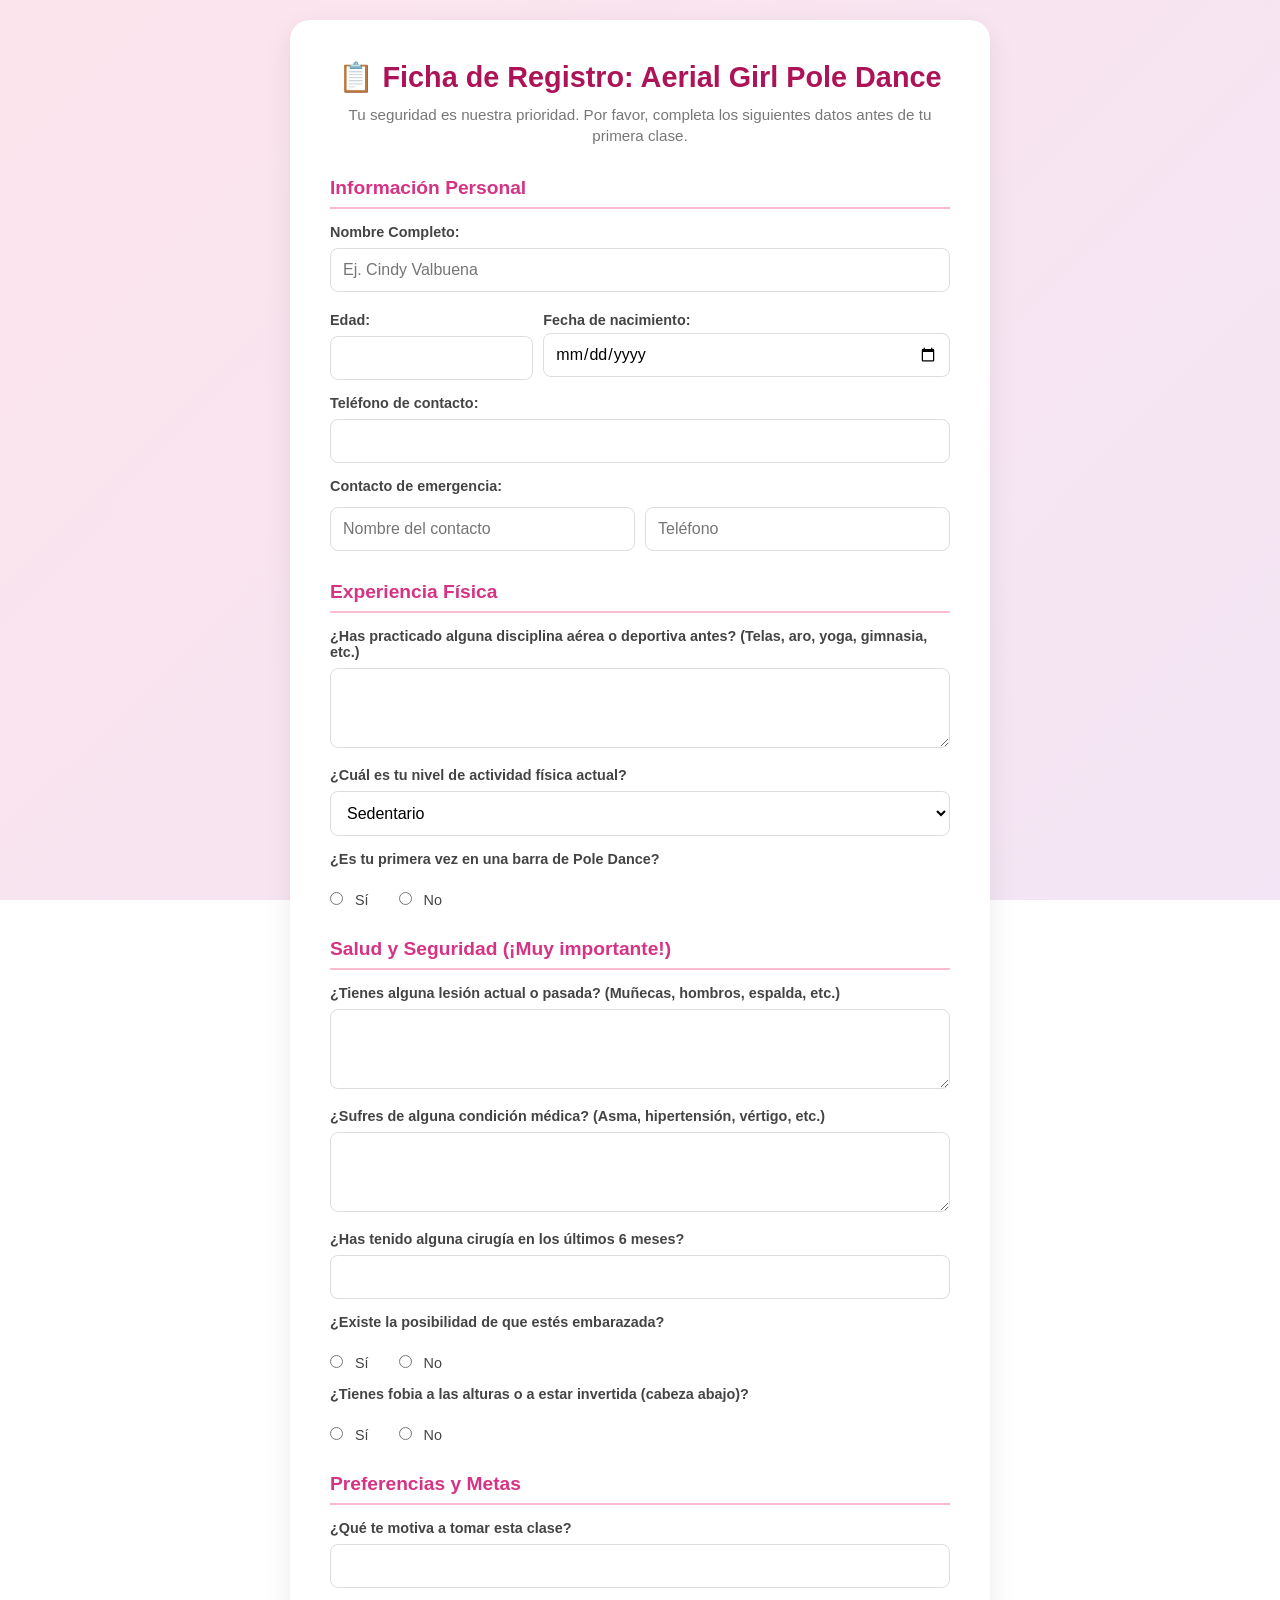
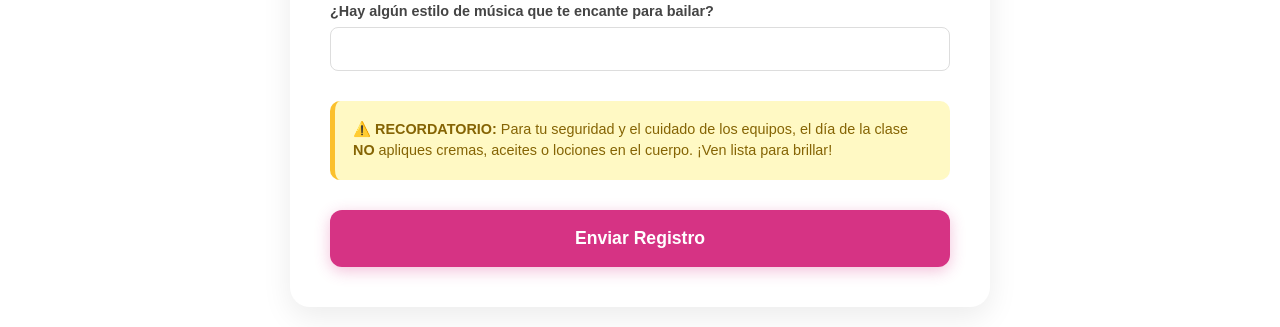
<file: index.html>
<!DOCTYPE html>
<html lang="es">
<head>
    <meta charset="UTF-8">
    <meta name="viewport" content="width=device-width, initial-scale=1.0">
    <title>Registro Aerial Girl Pole Dance</title>
    <link rel="stylesheet" href="style.css">
</head>
<body>

    <div class="form-container">
        <h1>📋 Ficha de Registro: Aerial Girl Pole Dance</h1>
        <p class="intro">Tu seguridad es nuestra prioridad. Por favor, completa los siguientes datos antes de tu primera clase.</p>

        <form name="registro-clases" method="POST" data-netlify="true" action="/gracias.html">

            <input type="hidden" name="subject" value="Nueva Inscripción - Aerial Girl Pole Dance">
            
            <section>
                <h3>Información Personal</h3>
                <label>Nombre Completo:</label>
                <input type="text" name="nombre" placeholder="Ej. Cindy Valbuena" required>
                
                <div class="input-row">
                        <div style="flex: 1;">
                            <label>Edad:</label>
                            <input type="number" name="edad" required>
                        </div>
                        <div style="flex: 2;">
                            <label>Fecha de nacimiento:</label>
                            <input type="date" name="fecha_nacimiento" required>
                        </div>
                </div>

                <label>Teléfono de contacto:</label>
                <input type="tel" name="telefono" required>
                
                <label>Contacto de emergencia:</label>
                <div class="input-row">
                    <input type="text" name="emergencia_nombre" placeholder="Nombre del contacto" required>
                    <input type="tel" name="emergencia_telefono" placeholder="Teléfono" required>
                </div>
            </section>

            <section>
                <h3>Experiencia Física</h3>
                <label>¿Has practicado alguna disciplina aérea o deportiva antes? (Telas, aro, yoga, gimnasia, etc.)</label>
                <textarea name="experiencia_previa"></textarea>
                
                <label>¿Cuál es tu nivel de actividad física actual?</label>
                <select name="nivel_actividad">
                    <option value="sedentario">Sedentario</option>
                    <option value="ocasional">Ocasional</option>
                    <option value="activo">Activo</option>
                    <option value="atleta">Atleta</option>
                </select>
                
                <label>¿Es tu primera vez en una barra de Pole Dance?</label>
                <div class="radio-group">
                    <label style="font-weight: normal;"><input type="radio" name="primera_vez" value="si"> Sí</label>
                    <label style="font-weight: normal;"><input type="radio" name="primera_vez" value="no"> No</label>
                </div>
            </section>

            <section>
                <h3>Salud y Seguridad (¡Muy importante!)</h3>
                <label>¿Tienes alguna lesión actual o pasada? (Muñecas, hombros, espalda, etc.)</label>
                <textarea name="lesiones"></textarea>
                
                <label>¿Sufres de alguna condición médica? (Asma, hipertensión, vértigo, etc.)</label>
                <textarea name="condiciones_medicas"></textarea>
                
                <label>¿Has tenido alguna cirugía en los últimos 6 meses?</label>
                <input type="text" name="cirugias">
                
                <label>¿Existe la posibilidad de que estés embarazada?</label>
                <div class="radio-group">
                    <label style="font-weight: normal;">
                        <input type="radio" name="embarazo" value="si" required> Sí
                    </label>
                    <label style="font-weight: normal;">
                        <input type="radio" name="embarazo" value="no" required> No
                    </label>
                </div>
                
                <label>¿Tienes fobia a las alturas o a estar invertida (cabeza abajo)?</label>
                <div class="radio-group">
                    <label style="font-weight: normal;">
                        <input type="radio" name="fobias" value="si" required> Sí
                    </label>
                    <label style="font-weight: normal;">
                        <input type="radio" name="fobias" value="no" required> No
                    </label>
                </div>
            </section>

            <section>
                <h3>Preferencias y Metas</h3>
                <label>¿Qué te motiva a tomar esta clase?</label>
                <input type="text" name="motivacion">
                
                <label>¿Hay algún estilo de música que te encante para bailar?</label>
                <input type="text" name="musica">
            </section>

            <div class="alert-box">
                <strong>⚠️ RECORDATORIO:</strong> 
                Para tu seguridad y el cuidado de los equipos, el día de la clase <strong>NO</strong> apliques cremas, aceites o lociones en el cuerpo. ¡Ven lista para brillar!
            </div>

            <button type="submit">Enviar Registro</button>
        </form>
    </div>

</body>
</html>
</file>
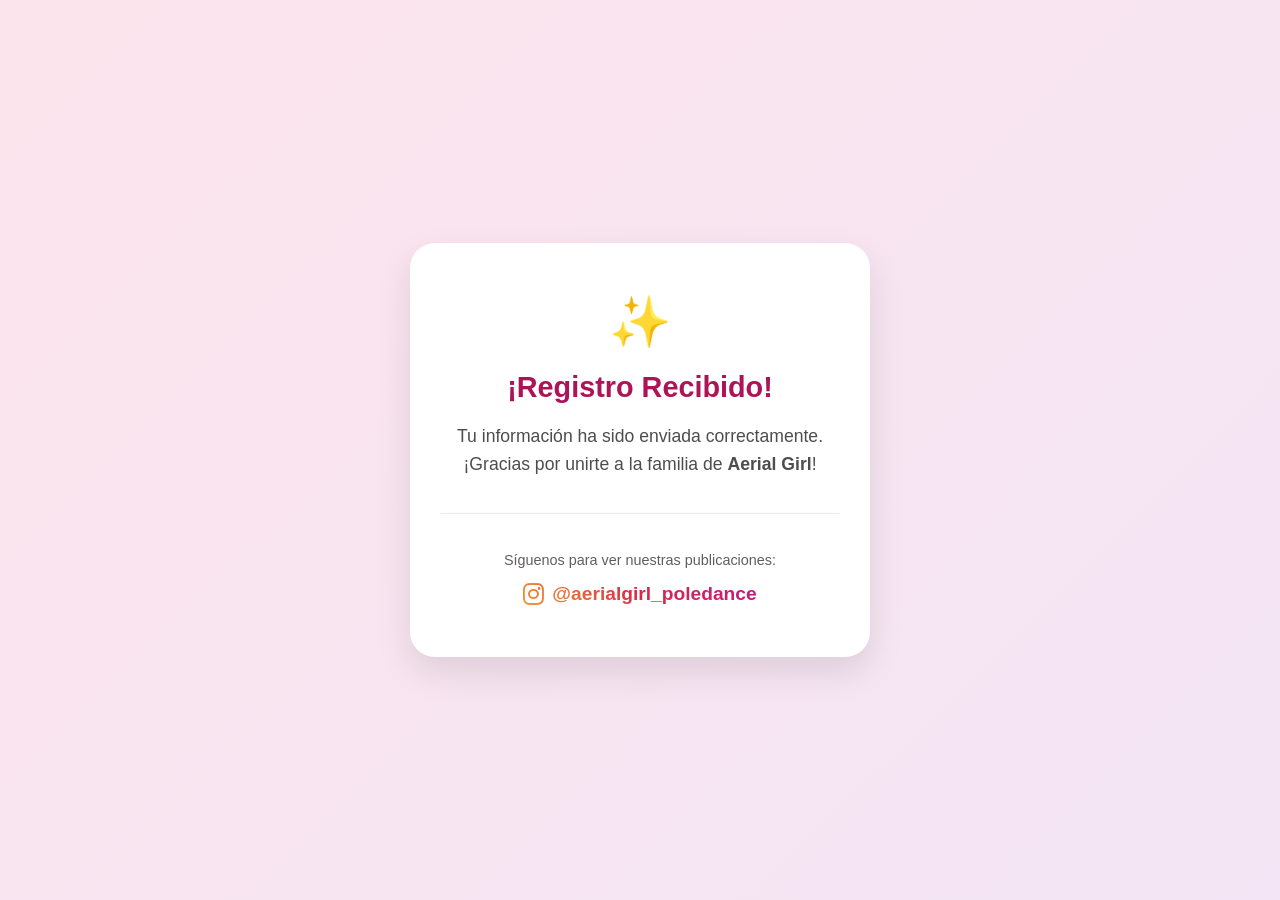
<file: gracias.html>
<!DOCTYPE html>
<html lang="es">
<head>
    <meta charset="UTF-8">
    <meta name="viewport" content="width=device-width, initial-scale=1.0">
    <title>¡Registro Exitoso!</title>
    <link rel="stylesheet" href="https://cdnjs.cloudflare.com/ajax/libs/font-awesome/6.0.0/css/all.min.css">
    <style>
        body { 
            font-family: 'Segoe UI', Tahoma, Geneva, Verdana, sans-serif; 
            background: linear-gradient(135deg, #fce4ec 0%, #f3e5f5 100%); 
            display: flex; 
            justify-content: center; 
            align-items: center; 
            height: 100vh; 
            margin: 0;
            text-align: center; 
        }
        .card { 
            background: white; 
            padding: 50px 30px; 
            border-radius: 25px; 
            box-shadow: 0 15px 35px rgba(0,0,0,0.1); 
            max-width: 400px;
            width: 90%;
        }
        .icon-check {
            font-size: 50px;
            margin-bottom: 20px;
            display: block;
        }
        h1 { 
            color: #ad1457; 
            font-size: 1.8rem;
            margin-bottom: 15px;
        }
        p { 
            color: #4e4d4d; 
            line-height: 1.6;
            font-size: 1.1rem;
        }
        .footer-text {
            margin-top: 35px;
            border-top: 1px solid #fce4ec;
            padding-top: 20px;
        }
        .footer-text p {
            font-size: 0.9rem;
            color: #615e5e;
            margin-bottom: 10px;
        }
        .ig-link {
            display: inline-flex;
            align-items: center;
            gap: 8px;
            background: linear-gradient(45deg, #f09433 0%, #e6683c 25%, #dc2743 50%, #cc2366 75%, #bc1888 100%);
            /* Propiedades corregidas para evitar advertencias */
            -webkit-background-clip: text;
            background-clip: text;
            -webkit-text-fill-color: transparent;
            font-weight: bold;
            font-size: 1.2rem;
            text-decoration: none;
            transition: transform 0.3s ease;
        }
        .ig-link:hover {
            transform: scale(1.1);
        }
        .ig-link i {
            color: #bc1888; 
            font-size: 1.5rem;
        }
    </style>
</head>
<body>
    <div class="card">
        <span class="icon-check">✨</span>
        <h1>¡Registro Recibido!</h1>
        <p>Tu información ha sido enviada correctamente. <br> ¡Gracias por unirte a la familia de <strong>Aerial Girl</strong>!</p>
        
        <div class="footer-text">
            <p>Síguenos para ver nuestras publicaciones:</p>
            <a href="https://www.instagram.com/aerialgirlpoledance.pf?igsh=MW1wa3U3amU4YzNraQ==" target="_blank" class="ig-link">
                <i class="fab fa-instagram"></i> @aerialgirl_poledance
            </a>
        </div>
    </div>
</body>
</html>
</file>
<file: style.css>
/* Reset y estilos base */
* {
    box-sizing: border-box;
    margin: 0;
    padding: 0;
}

body {
    font-family: 'Segoe UI', Arial, sans-serif;
    /* Color suave de fondo con degradado pastel */
    background: linear-gradient(135deg, #fce4ec 0%, #f3e5f5 100%);
    background-attachment: fixed;
    display: flex;
    justify-content: center;
    align-items: center;
    min-height: 100vh;
    padding: 20px;
    color: #333;
}

/* Contenedor del formulario */
.form-container {
    background: #ffffff;
    padding: 40px;
    border-radius: 20px;
    box-shadow: 0 10px 30px rgba(0, 0, 0, 0.08);
    width: 100%;
    max-width: 700px;
}

h1 {
    color: #ad1457;
    margin-bottom: 10px;
    font-size: 1.8rem;
    text-align: center;
}

.intro {
    text-align: center;
    margin-bottom: 30px;
    color: #777;
    font-size: 0.95rem;
    line-height: 1.4;
}

section {
    margin-bottom: 30px;
}

h3 {
    color: #d63384;
    border-bottom: 2px solid #f8bbd0;
    padding-bottom: 8px;
    margin-bottom: 15px;
    font-size: 1.2rem;
}

label {
    display: block;
    margin-top: 15px;
    font-weight: 600;
    font-size: 0.9rem;
    color: #444;
}

/* Estilos de inputs, textarea y select */
input[type="text"],
input[type="number"],
input[type="tel"],
input[type="email"],
textarea,
select {
    width: 100%;
    padding: 12px;
    margin-top: 8px;
    border: 1px solid #ddd;
    border-radius: 8px;
    background: #fff;
    font-size: 1rem;
    transition: all 0.3s;
}

input:focus, textarea:focus, select:focus {
    outline: none;
    border-color: #d63384;
    box-shadow: 0 0 5px rgba(214, 51, 132, 0.2);
}

textarea {
    resize: vertical;
    min-height: 80px;
}

.radio-group {
    margin-top: 10px;
    display: flex;
    gap: 30px;
}

.radio-group input {
    margin-right: 8px;
    cursor: pointer;
}

/* Caja de advertencia */
.alert-box {
    background: #fff9c4;
    padding: 18px;
    border-radius: 10px;
    border-left: 5px solid #fbc02d;
    margin: 30px 0;
    font-size: 0.9rem;
    color: #856404;
    line-height: 1.5;
}

/* Botón de envío */
button {
    background: #d63384;
    color: white;
    border: none;
    padding: 18px;
    border-radius: 12px;
    width: 100%;
    font-size: 1.1rem;
    font-weight: bold;
    cursor: pointer;
    transition: all 0.3s;
    box-shadow: 0 4px 15px rgba(214, 51, 132, 0.3);
}

button:hover {
    background: #ad1457;
    transform: translateY(-2px);
    box-shadow: 0 6px 20px rgba(173, 20, 87, 0.4);
}


.radio-group {
    margin-top: 10px;
    display: flex;
    gap: 30px; /* Espacio entre el Sí y el No */
}

/* Contenedor para poner inputs lado a lado */
.input-row {
    display: flex;
    flex-direction: column; /* Por defecto uno debajo del otro (móvil) */
    gap: 10px;
    margin-top: 5px;
}

input[type="date"] {
    width: 100%;
    max-width: 100%;
    padding: 11px; /* Un poco menos para compensar el icono del calendario */
    margin-top: 5px;
    border: 1px solid #ddd;
    border-radius: 8px;
    font-family: inherit; /* Para que use Segoe UI */
    font-size: 16px;
    background: #fff;
}

/* En pantallas más grandes (PC/Tablets) se ponen de lado */
@media (min-width: 600px) {
    .input-row {
        flex-direction: row;
    }
    
    .input-row input {
        flex: 1; /* Esto hace que ambos midan lo mismo */
    }
}

/* En móviles, uno debajo del otro */
@media (max-width: 600px) {
    .radio-group {
        flex-direction: column;
        gap: 10px;
    }
}

/* --- DISEÑO RESPONSIVO --- */
@media (max-width: 600px) {
    body {
        padding: 10px; /* Menos espacio alrededor en el celular */
        align-items: flex-start; /* Para que si es muy largo, empiece desde arriba */
    }

    .form-container {
        padding: 20px 15px; /* Reducimos el padding interno */
        border-radius: 12px;
        width: 100%; /* Forzamos a que use el 100% del ancho del móvil */
        max-width: 100%;
    }

    h1 {
        font-size: 1.3rem; /* Título un poco más pequeño para que no se corte */
    }

    /* Hacemos que los radios se vean uno debajo del otro si el espacio es muy poco */
    .radio-group {
        flex-direction: column;
        gap: 10px;
    }
}
</file>
